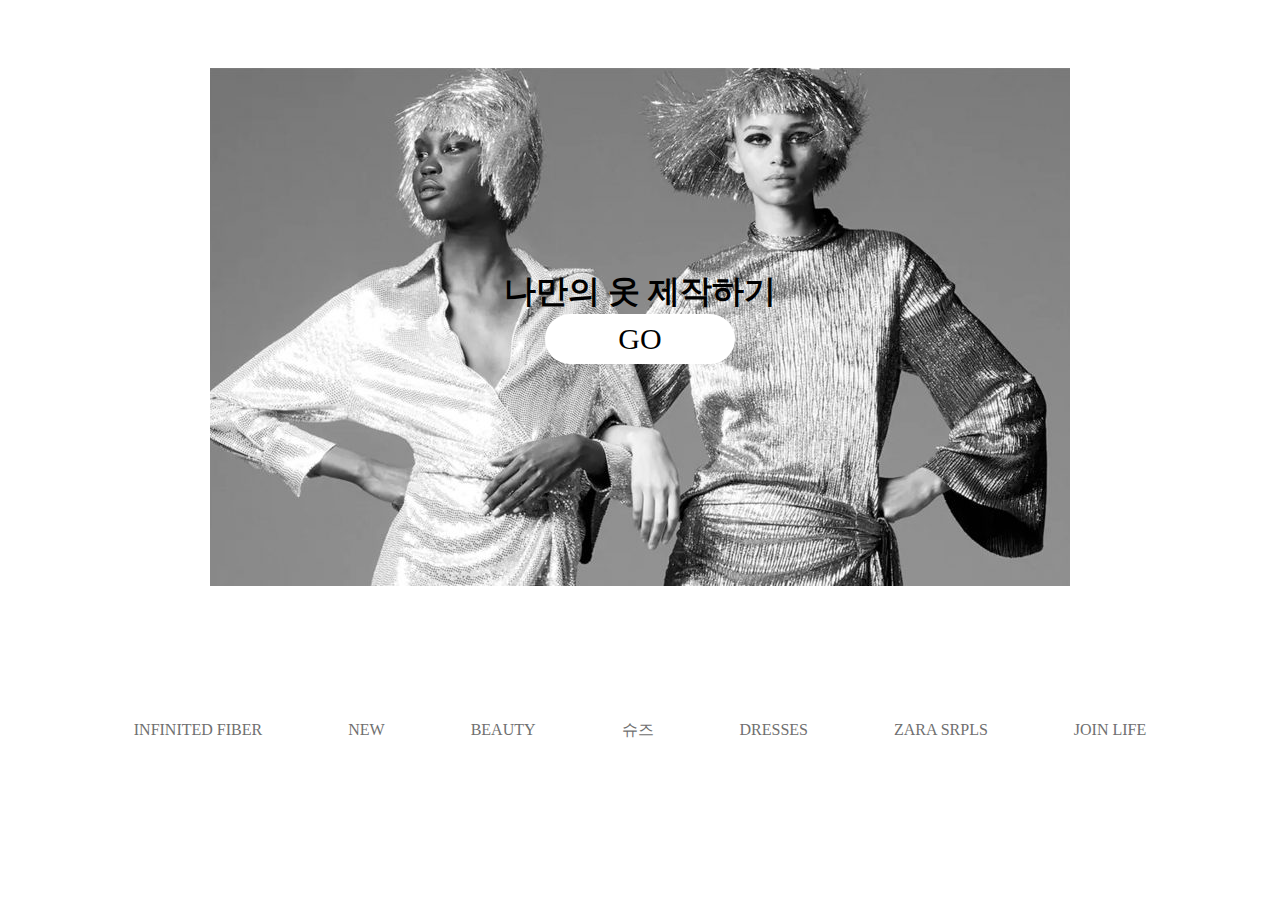
<file: index.html>
<!DOCTYPE html>
<html lang="en">
<head>
    <meta charset="UTF-8">
    <meta http-equiv="X-UA-Compatible" content="IE=edge">
    <meta name="viewport" content="width=device-width, initial-scale=1.0">
    <title>Document</title>
    <link href="https://hangeul.pstatic.net/hangeul_static/css/nanum-square.css" rel="stylesheet">
    <style>
        * {
            box-sizing: border-box;
            margin: 0px;
            padding: 0px;
            font-family: 'NanumSquare';
        }
        body {
            height: 100vh;
        }
        
        .nav {
            position: relative;
            display: block;
            width: 1066px;
            height: 22px;
            margin-left: auto;
            margin-right: auto;
            text-align: center;
            top: 80vh;  
        }
        .nav a:hover {
            color:black;
            font-weight: 800;
        }
        .nav a {
            padding-right: 82px;
            text-decoration: none;
            color: #707070;
        }
        .nav a:nth-child(7) {
            padding: 0px;
        }

        .container {
            background-image: url("img/img1.jpg");
            background-position: center;
            display: flex;
            background-repeat: no-repeat;
            margin-left: auto;
            margin-right: auto;
            text-align: center;
            width: 860px;
            height: 609px;
            position: relative;
        }
        
        .container:hover {
            opacity: 40%;
            transition: 0.9s linear;
        }

        .info {
            text-align: center;
            display:block;
             width: 100%;
             position: absolute;
              top: 30vh;
        }
        
        .info h1 {
            text-align: center;
        }
        .box {
            display: inline-block;
            vertical-align:middle;
            text-decoration: none;
            
        }
        
        .box a {
            display: block;
            font-size: 30px;
            border-radius: 30px;
			width: 190px;
            height: 50px;
            padding-bottom: 50px;
            text-align: center;
            
            line-height: 50px;
            background-color: rgb(255, 255, 255);
			text-decoration: none;
			color: rgb(0, 0, 0);
            font-weight: 100;
        }
        .box a:hover {
            
            background-color: black;
            color:white;
           
        }

       
        
    </style>
</head>
<body>

    <div class="nav">
    <a href="#">INFINITED FIBER</a>
    <a href="#">NEW</a>
    <a href="#">BEAUTY</a>
    <a href="#">슈즈</a>
    <a href="#">DRESSES</a>
    <a href="#">ZARA SRPLS</a>
    <a href="#">JOIN LIFE</a>
    </div>

    <div class="main">
    <div class="container"></div>
    <div class="info">
        <h1>나만의 옷 제작하기</h1>
        <div class="box">
        <a href="zara1.html">GO</a>
        </div>
        </div>

</div>



</body>
</html>
</file>
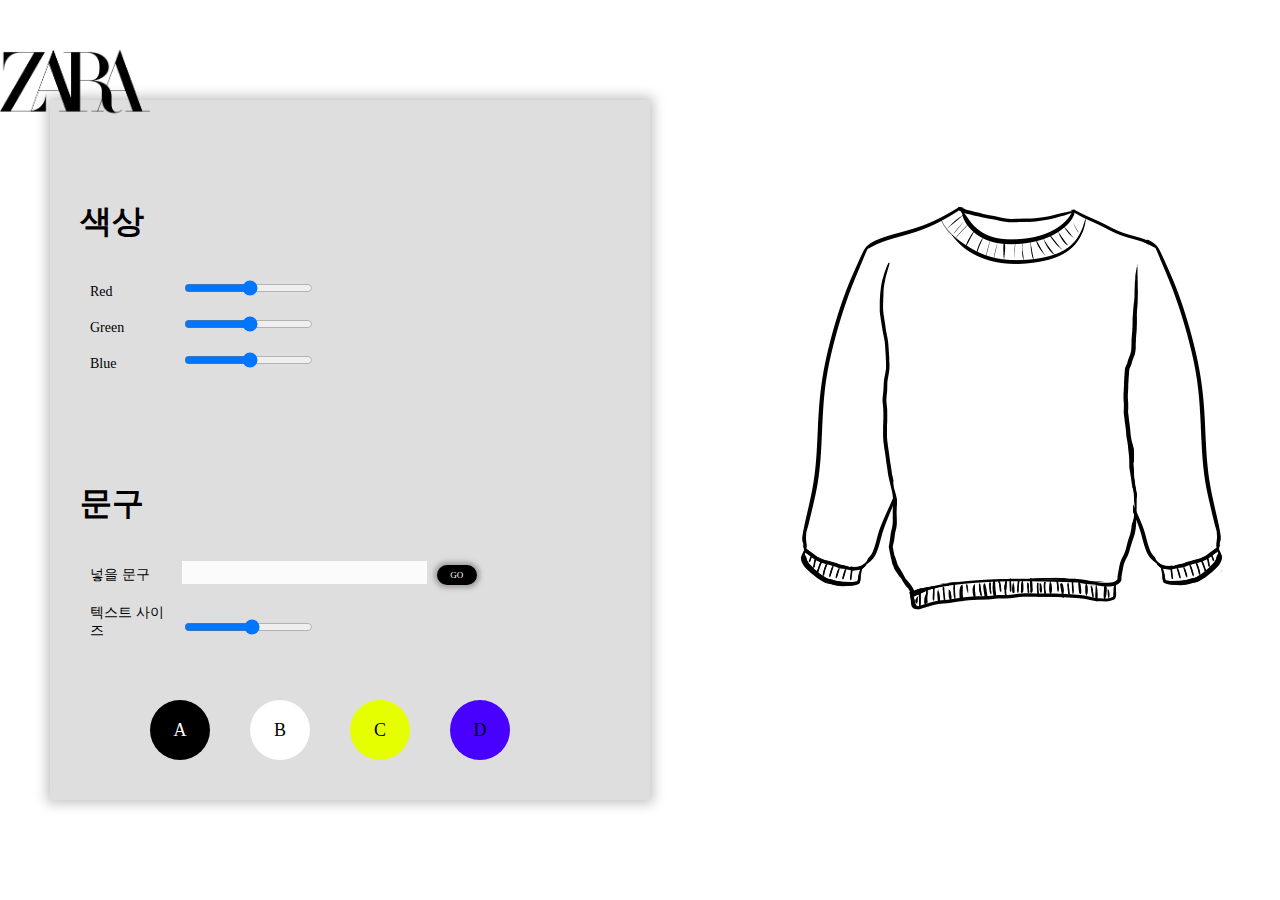
<file: index1.html>
<!DOCTYPE html>
<html lang="en">
<head>
    <meta charset="UTF-8">
    <meta http-equiv="X-UA-Compatible" content="IE=edge">
    <meta name="viewport" content="width=device-width, initial-scale=1.0">
    <link href="https://hangeul.pstatic.net/hangeul_static/css/nanum-square.css" rel="stylesheet">
    <title>Document</title>
    <link rel="stylesheet" href="zara.css">
</head>
<body>
    <div class="content">
        <div class="logo">
        <img src="img/320px-Zara_Logo.svg.png" width="150">
    </div>
    <div class="box1">
        <h1>색상</h1>
        <div class="R">
          <label>Red</label>
          <input class="red" type="range" min=0 max=255 step=5>
        </div>
        <div class="G">
          <label>Green</label>
          <input class="green" type="range" min=0 max=255 step=5>
        </div>
        <div class="B">
          <label>Blue</label>
          <input class="blue" type="range" min=0 max=255 step=5>
        </div>
        
        <h1>문구</h1>
        <form action>
            <label>넣을 문구</label>
            <input id='text' onchange='printName()'/><div class="enter">GO</div>
            </form>

        <div class="size">
            <label>텍스트 사이즈</label>
            <input type="range" min="20" max="50" step="4">
        </div>
        <div class="colors">
        <div style="background-color:black;  color:white" class="selected">A</div>
        <div style="background-color:rgb(255, 255, 255);  color:rgb(0, 0, 0) " class="selected">B</div>
        <div style="background-color:rgb(229, 255, 0);  color:rgb(0, 0, 0) " class="selected">C</div>
        <div style="background-color:rgb(72, 0, 255);  color:rgb(0, 0, 0) " class="selected">D</div>
    </div>

       
    </div>
    <div class="box2">
        <div id='result'></div>
        <img src="img/상의.png" alt="의상">

        

    </div>
</div>
<script src="zara.js"></script>

</body>
</html>
</file>
<file: zara.css>
* {
    margin: 0px;
    padding: 0px;
    box-sizing: border-box;
    font-family: 'NanumSquare';
}

.content {
    width: 1350px;
    height: 100vh;
    position:relative;
    display: block; 
    margin-left: auto;
    margin-right: auto;
    display: flex;
    align-items: center;
    justify-content: center;
}
.logo {
    left: 0px;
    padding:0;
    margin-left:50;
    top: 50px;
    position:fixed;
    display: block;
}
.box1 {
    background-color:rgb(222, 222, 222);
    width:600px; 
    height:700px;  
    box-shadow: 0px 0px 12px 3px rgba(0,0,0,0.25);
    margin-right: 50px;
    float:left;
    vertical-align: middle;
    padding-bottom: 30px;
}
.box2 {
    background-color: rgb(255, 255, 255);
    display: inline;
    position:relative;
    width:600px; 
    height:600px;  

    float:left;
    vertical-align: middle;
    text-align: center;
}
h1 {
    margin: 30px;
    margin-top: 100px;
}
label {
    margin: 10px;
    margin-left: 40px;
    font-size: 14px;
    display: inline-block;
     width: 80px;
}

form {
    margin-top: 10px;
    font-size: 9px;
}
#text {
    font-size: 20px;
    background-color: rgb(251, 251, 251);
    border: none;
}
#result {
    font-size: 30px;
    position:absolute;
    display:flex;
    left: 250px;
    bottom: 400px;
    font-weight:bolder;
    text-align:start;
    margin-left: auto;
    margin-right: auto;
    
}


div.button{
width: 50px;
height: 50px;
border-radius: 50px;
border: none;
position: relative;
display:flex;
justify-content: center;
align-items: center;
background-color: rgb(255, 255, 255);
color: rgb(0, 0, 0);
font-size: 20px;
float: left;
margin-right: 30px;

}

div.button.selected{
background-color: #111;
color: white;
}

.enter {
width: 40px;
height: 20px;
background-color: rgb(0, 0, 0);
color: white;
border-radius: 20px;
padding-left: 13px;
line-height: 20px;
vertical-align: middle;
box-shadow: 0px 0px 5px 3px rgb(160, 160, 160);
margin-left: 10px;
margin-bottom: 3px;
display: inline-block;
}
.enter:hover {
background-color: rgb(237, 237, 237);
color:black;
}
.colors {
position: relative;
display:flex;
margin-top: 50px;
text-align: center;
left: 10%
}
.selected {
width: 60px;
height: 60px;
border-radius: 60px;
text-align: center;
line-height: 60px;
vertical-align: middle;
margin-left: 40px;
font-size: 18px;
color:rgb(0, 0, 0);
}
</file>
